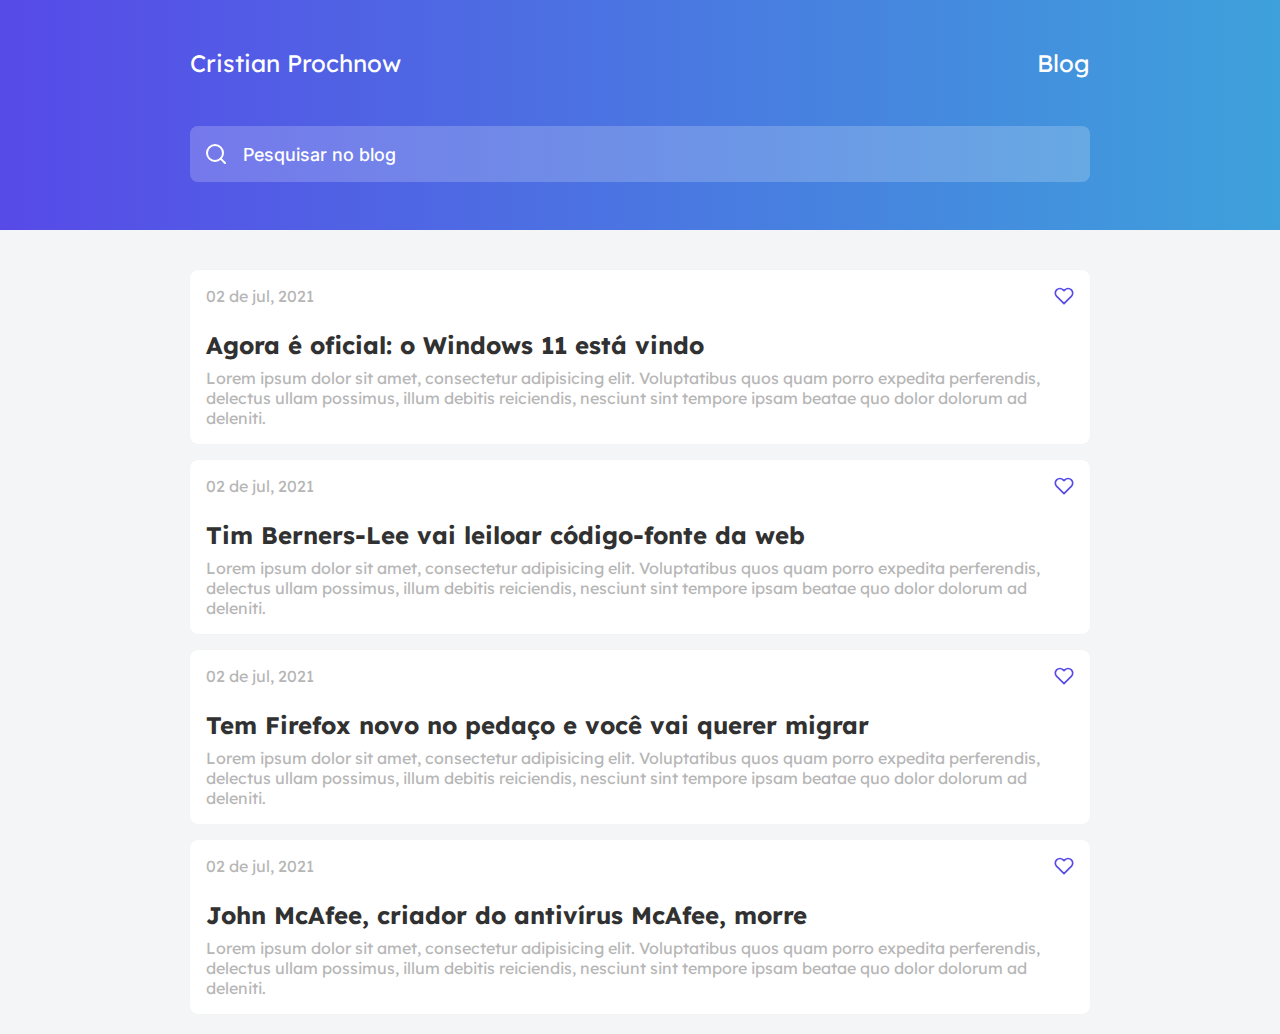
<file: index.html>
<!DOCTYPE html>
<html lang="pt-br">
  <head>
    <meta charset="UTF-8">
    <meta http-equiv="X-UA-Compatible" content="IE=edge">
    <meta name="viewport" content="width=device-width, initial-scale=1.0">

    <link rel="preconnect" href="https://fonts.googleapis.com">
    <link rel="preconnect" href="https://fonts.gstatic.com" crossorigin>
    <link
      href="https://fonts.googleapis.com/css2?family=Inter:wght@400;500&family=Lexend+Deca:wght@400;500&display=swap"
      rel="stylesheet"
    >

    <link rel="stylesheet" href="./src/styles/global.css">
    <link rel="stylesheet" href="./src/styles/header.css">
    <link rel="stylesheet" href="./src/styles/content.css">

    <title>Blog</title>
  </head>
  <body>
    <div id="blog-page">
      <header class="blog-header">
        <div class="page-wrapper">
          <header>
            <h1>Cristian Prochnow</h1>
            <h2>Blog</h2>
          </header>

          <footer>
            <div class="input-group">
              <span>
                <img src="./src/assets/search.svg" alt="Search icon">
              </span>
              <input type="text" placeholder="Pesquisar no blog" />
            </div>
          </footer>
        </div>
      </header>

      <main class="blog-content">
        <div class="page-wrapper"></div>
      </main>
    </div>

    <script type="module" src="./src/script.js"></script>
  </body>
</html>
</file>
<file: src/styles/global.css>
@import url(./variables.css);

* {
  margin: 0;
  padding: 0;
  box-sizing: border-box;
}

html {
  font-family: 'Lexend Deca', sans-serif;
  font-size: 62.5%;
  min-height: 100vh;
  background-color: var(--background);
}

button, input {
  font: 500 1.6rem 'Inter', sans-serif;
  color: var(--white);
}

.page-wrapper {
  width: 90vw;
  max-width: 900px;
  margin: 0 auto;
}
</file>
<file: src/styles/header.css>
@import url(./components/input-group.css);

.blog-header {
  display: flex;
  flex-direction: column;
  width: 100%;
  padding: 4.8rem 0;
  background: var(--gradient);
}

.blog-header header {
  display: flex;
  align-items: center;
  justify-content: space-between;
  color: var(--white);
  margin-bottom: 4.8rem;
}

.blog-header header h1,
.blog-header header h2 {
  font-weight: 400;
  font-size: 2.4rem;
}

.blog-header footer {
  width: 100%;
  height: 5.6rem;
}
</file>
<file: src/styles/content.css>
@import url(./components/post.css);

.blog-content {
  margin: 4rem 0 2rem 0;
  width: 100%;
}
</file>
